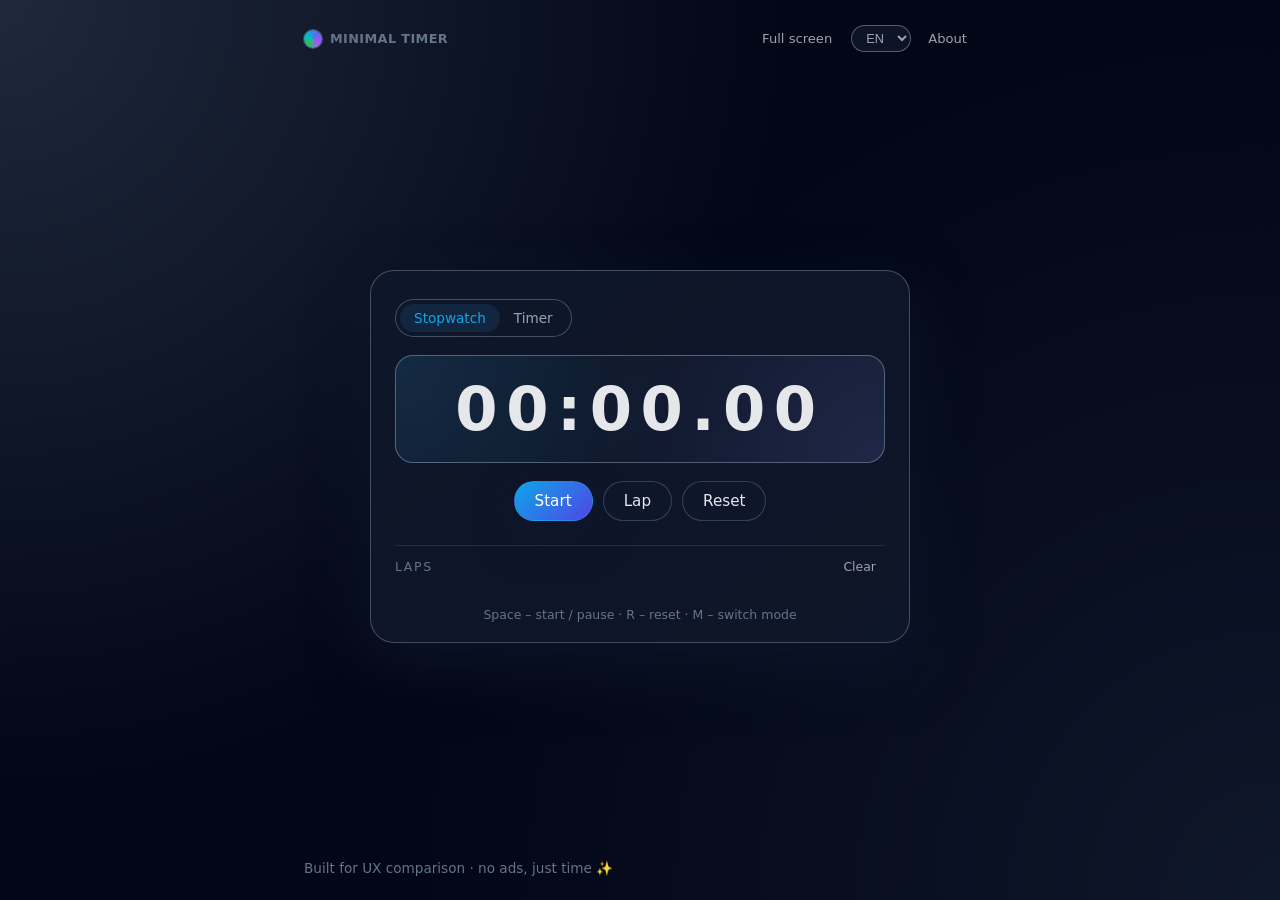
<file: index.html>
<!DOCTYPE html>
<html lang="en">
<head>
    <meta charset="UTF-8" />
    <title>Minimal Timer</title>
    <meta name="viewport" content="width=device-width, initial-scale=1" />
    <link rel="stylesheet" href="style.css" />
    <script src="script.js" defer></script>
</head>
<body class="mode-stopwatch">
    <div class="app-shell">
        <header class="app-header">
            <div class="brand">
                <span class="brand-mark"></span>
                <span class="brand-name" data-i18n="app-title">Minimal Timer</span>
            </div>
            <div class="header-actions">
                <button
                    class="ghost-button"
                    id="fullscreen-btn"
                    type="button"
                    data-i18n="fullscreen-enter"
                >
                    Full screen
                </button>
                <select
                    id="language-select"
                    class="language-select"
                    aria-label="Language"
                >
                    <option value="en">EN</option>
                    <option value="cs">CZ</option>
                    <option value="sk">SK</option>
                    <option value="de">DE</option>
                </select>
                <a href="about.html" class="ghost-link" data-i18n="about-link">
                    About
                </a>
            </div>
        </header>

        <main class="app-main">
            <section class="timer-card" aria-label="Timer">
                <div class="mode-toggle" role="tablist">
                    <button
                        class="mode-button active"
                        data-mode="stopwatch"
                        role="tab"
                        aria-selected="true"
                        data-i18n="stopwatch-label"
                    >
                        Stopwatch
                    </button>
                    <button
                        class="mode-button"
                        data-mode="timer"
                        role="tab"
                        aria-selected="false"
                        data-i18n="timer-label"
                    >
                        Timer
                    </button>
                </div>

                <!-- DISPLAY + +/- TLAČÍTKA V JEDNOM ŘÁDKU -->
                <div class="time-row">
                    <div class="time-display" id="time-display" aria-live="polite">
                        00:00.0
                    </div>

                    <div class="timer-adjust" id="timer-adjust">
                        <button
                            class="secondary-button subtle"
                            id="plus-minute-btn"
                            type="button"
                            data-i18n="plus-minute"
                        >
                            + 1 min
                        </button>
                        <button
                            class="secondary-button subtle"
                            id="minus-minute-btn"
                            type="button"
                            data-i18n="minus-minute"
                        >
                            − 1 min
                        </button>
                    </div>
                </div>

                <div class="timer-inputs" id="timer-inputs">
                    <label class="timer-input">
                        <span
                            class="timer-input-label"
                            data-i18n="hours-label"
                        >Hours</span>
                        <input
                            id="hours-input"
                            type="number"
                            min="0"
                            max="99"
                            inputmode="numeric"
                        />
                    </label>
                    <label class="timer-input">
                        <span
                            class="timer-input-label"
                            data-i18n="minutes-label"
                        >Minutes</span>
                        <input
                            id="minutes-input"
                            type="number"
                            min="0"
                            max="999"
                            inputmode="numeric"
                        />
                    </label>
                    <label class="timer-input">
                        <span
                            class="timer-input-label"
                            data-i18n="seconds-label"
                        >Seconds</span>
                        <input
                            id="seconds-input"
                            type="number"
                            min="0"
                            max="59"
                            inputmode="numeric"
                        />
                    </label>
                    <button
                        class="primary-outline-button"
                        id="set-timer-btn"
                        type="button"
                        data-i18n="set-time"
                    >
                        Set time
                    </button>
                </div>

                <div class="timer-presets" id="timer-presets">
                    <span
                        class="timer-presets-label"
                        data-i18n="presets-label"
                    >
                        Quick start:
                    </span>
                    <div class="timer-presets-buttons">
                        <button
                            class="chip-button"
                            data-preset-mins="3"
                        >
                            3 min
                        </button>
                        <button
                            class="chip-button"
                            data-preset-mins="5"
                        >
                            5 min
                        </button>
                        <button
                            class="chip-button"
                            data-preset-mins="15"
                        >
                            15 min
                        </button>
                        <button
                            class="chip-button"
                            data-preset-mins="25"
                        >
                            25 min
                        </button>
                        <button
                            class="chip-button"
                            data-preset-mins="30"
                        >
                            30 min
                        </button>
                        <button
                            class="chip-button"
                            data-preset-mins="45"
                        >
                            45 min
                        </button>
                        <button
                            class="chip-button"
                            data-preset-mins="60"
                        >
                            60 min
                        </button>
                    </div>
                </div>

                <div class="controls">
                    <button
                        class="primary-button"
                        id="primary-action-btn"
                        type="button"
                        data-i18n="start"
                    >
                        Start
                    </button>
                    <button
                        class="secondary-button"
                        id="lap-btn"
                        type="button"
                        data-i18n="lap"
                    >
                        Lap
                    </button>
                    <button
                        class="secondary-button"
                        id="reset-btn"
                        type="button"
                        data-i18n="reset"
                    >
                        Reset
                    </button>
                </div>

                <div class="laps" id="laps-container" aria-label="Lap times">
                    <div class="laps-header">
                        <span
                            class="laps-title"
                            data-i18n="laps-title"
                        >Laps</span>
                        <button
                            class="ghost-button small"
                            id="clear-laps-btn"
                            type="button"
                            data-i18n="laps-clear"
                        >
                            Clear
                        </button>
                    </div>
                    <ol class="laps-list" id="laps-list"></ol>
                </div>

                <p class="hint" data-i18n="hint">
                    Space – start / pause · R – reset · M – switch mode
                </p>
            </section>
        </main>

        <footer class="app-footer">
            <span>Built for UX comparison · no ads, just time ✨</span>
        </footer>
    </div>
</body>
</html>
</file>
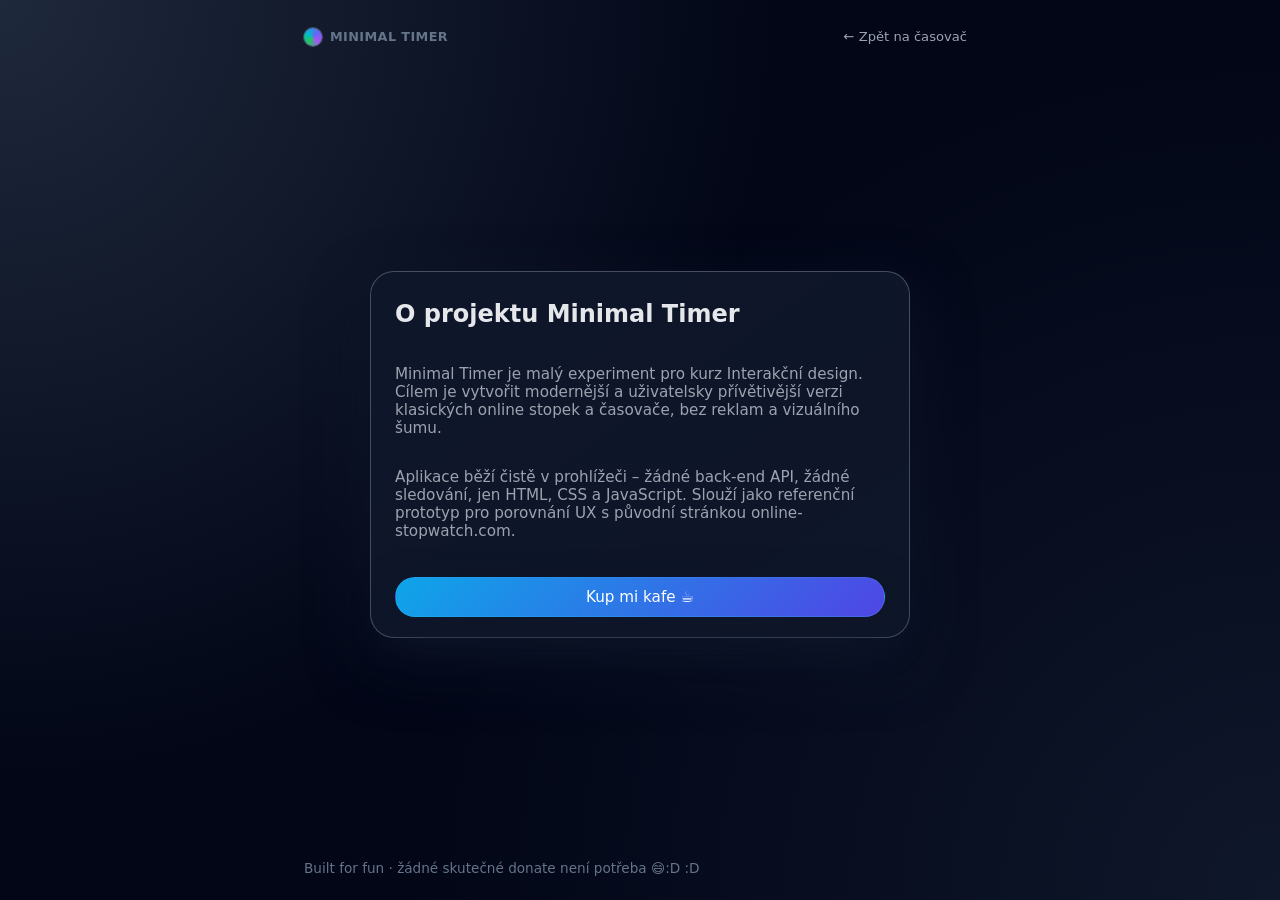
<file: about.html>
<!DOCTYPE html>
<html lang="cs">
<head>
    <meta charset="UTF-8" />
    <title>Minimal Timer · O aplikaci</title>
    <meta name="viewport" content="width=device-width, initial-scale=1" />
    <link rel="stylesheet" href="style.css" />
</head>
<body>
    <div class="app-shell">
        <header class="app-header">
            <div class="brand">
                <span class="brand-mark"></span>
                <span class="brand-name">Minimal Timer</span>
            </div>
            <a href="index.html" class="ghost-link">← Zpět na časovač</a>
        </header>

        <main class="app-main">
            <section class="timer-card" aria-labelledby="about-heading">
                <h1 id="about-heading" style="margin-top: 0; margin-bottom: 0.8rem;">
                    O projektu Minimal Timer
                </h1>
                <p style="margin-top: 0.4rem; margin-bottom: 0.8rem; color: #9ca3af; font-size: 0.95rem;">
                    Minimal Timer je malý experiment pro kurz Interakční design.
                    Cílem je vytvořit modernější a uživatelsky přívětivější verzi
                    klasických online stopek a časovače, bez reklam a vizuálního šumu.
                </p>
                <p style="margin-top: 0; margin-bottom: 1.2rem; color: #9ca3af; font-size: 0.95rem;">
                    Aplikace běží čistě v prohlížeči – žádné back-end API, žádné sledování,
                    jen HTML, CSS a JavaScript. Slouží jako referenční prototyp pro
                    porovnání UX s původní stránkou online-stopwatch.com.
                </p>

                <button
                    class="primary-button"
                    type="button"
                    onclick="window.open('https://www.youtube.com/watch?v=dQw4w9WgXcQ', '_blank')"
                >
                    Kup mi kafe ☕
                </button>
            </section>
        </main>

        <footer class="app-footer">
            <span>Built for fun · žádné skutečné donate není potřeba 😄:D :D </span>
        </footer>
    </div>
</body>
</html>
</file>
<file: style.css>
:root {
    --bg: #020617;
    --bg-elevated: #020617;
    --bg-elevated-soft: rgba(15, 23, 42, 0.9);
    --border-subtle: rgba(148, 163, 184, 0.3);
    --accent: #38bdf8;
    --accent-soft: rgba(56, 189, 248, 0.1);
    --accent-strong: #0ea5e9;
    --text-main: #e5e7eb;
    --text-soft: #9ca3af;
    --text-muted: #64748b;
    --danger: #f97373;
    --radius-xl: 24px;
    --radius-l: 999px;
    --shadow-strong: 0 24px 60px rgba(15, 23, 42, 0.8);
    --shadow-soft: 0 18px 40px rgba(15, 23, 42, 0.7);
}

*,
*::before,
*::after {
    box-sizing: border-box;
}

html,
body {
    margin: 0;
    padding: 0;
}

body {
    min-height: 100vh;
    font-family: system-ui, -apple-system, BlinkMacSystemFont, "SF Pro Text",
        "Segoe UI", sans-serif;
    color: var(--text-main);
    background:
        radial-gradient(circle at top left, #1e293b 0, transparent 50%),
        radial-gradient(circle at bottom right, #0f172a 0, transparent 55%),
        var(--bg);
    display: flex;
    align-items: stretch;
    justify-content: center;
}

.app-shell {
    max-width: 720px;
    width: 100%;
    padding: 24px;
    display: flex;
    flex-direction: column;
    gap: 20px;
}

/* HEADER / FOOTER */

.app-header,
.app-footer {
    display: flex;
    align-items: center;
    justify-content: space-between;
    gap: 12px;
    font-size: 0.85rem;
    color: var(--text-muted);
}

.brand {
    display: inline-flex;
    align-items: center;
    gap: 0.5rem;
    font-weight: 600;
    letter-spacing: 0.03em;
    text-transform: uppercase;
    font-size: 0.8rem;
}

.brand-mark {
    width: 18px;
    height: 18px;
    border-radius: 999px;
    background: conic-gradient(
        from 220deg,
        #22c55e,
        #06b6d4,
        #6366f1,
        #a855f7,
        #22c55e
    );
    box-shadow: 0 0 0 1px rgba(148, 163, 184, 0.4);
}

.header-actions {
    display: inline-flex;
    align-items: center;
    gap: 8px;
}

.language-select {
    border-radius: 999px;
    border: 1px solid rgba(148, 163, 184, 0.5);
    background: rgba(15, 23, 42, 0.9);
    color: var(--text-soft);
    font-size: 0.8rem;
    padding: 4px 10px;
    outline: none;
}

.language-select:focus-visible {
    border-color: var(--accent-strong);
    box-shadow: 0 0 0 1px rgba(56, 189, 248, 0.5);
}

.ghost-link {
    font-size: 0.82rem;
    color: var(--text-soft);
    text-decoration: none;
    padding: 4px 8px;
    border-radius: 999px;
    border: 1px solid transparent;
}

.ghost-link:hover {
    color: var(--text-main);
    border-color: rgba(148, 163, 184, 0.5);
}

.app-main {
    flex: 1;
    display: flex;
    align-items: center;
    justify-content: center;
}

/* CARD */

.timer-card {
    width: 100%;
    max-width: 540px;
    padding: 28px 24px 20px;
    border-radius: var(--radius-xl);
    background:
        linear-gradient(
            145deg,
            rgba(15, 23, 42, 0.96),
            rgba(15, 23, 42, 0.9)
        ),
        var(--bg-elevated);
    box-shadow: var(--shadow-strong);
    border: 1px solid rgba(148, 163, 184, 0.4);
    display: flex;
    flex-direction: column;
    gap: 18px;
}

/* MODE TOGGLE */

.mode-toggle {
    display: inline-flex;
    padding: 4px;
    border-radius: 999px;
    background: rgba(15, 23, 42, 0.9);
    border: 1px solid rgba(148, 163, 184, 0.4);
    align-self: flex-start;
}

.mode-button {
    border: none;
    background: transparent;
    color: var(--text-soft);
    padding: 6px 14px;
    border-radius: 999px;
    font-size: 0.85rem;
    font-weight: 500;
    cursor: pointer;
    transition:
        background 160ms ease,
        color 160ms ease,
        transform 80ms ease;
}

.mode-button:hover {
    background: rgba(30, 64, 175, 0.3);
    color: var(--text-main);
}

.mode-button.active {
    background: var(--accent-soft);
    color: var(--accent-strong);
}

/* DISPLAY ROW */

.time-row {
    display: flex;
    align-items: center;
    gap: 10px;
}

/* TIME DISPLAY */

.time-display {
    --progress-angle: 360deg;

    position: relative;
    flex: 1;
    font-feature-settings: "tnum" 1, "ss01" 1;
    font-variant-numeric: tabular-nums;
    font-size: clamp(3.1rem, 6.2vw, 3.8rem);
    font-weight: 600;
    letter-spacing: 0.14em;
    text-align: center;
    padding: 18px 12px;
    border-radius: 18px;
    background: radial-gradient(
            circle at top left,
            rgba(56, 189, 248, 0.12),
            transparent 56%
        ),
        radial-gradient(
            circle at bottom right,
            rgba(129, 140, 248, 0.14),
            transparent 58%
        ),
        linear-gradient(
            145deg,
            rgba(15, 23, 42, 0.9),
            rgba(15, 23, 42, 1)
        );
    border: 1px solid rgba(148, 163, 184, 0.5);
    display: flex;
    justify-content: center;
    align-items: center;
    overflow: visible;
}

/* Progress ring – animovaný odpočet */
.time-display::before {
    content: "";
    position: absolute;
    inset: -5px;
    border-radius: inherit;
    background: conic-gradient(
        var(--accent-strong) var(--progress-angle),
        rgba(30, 64, 175, 0.3) 0
    );
    z-index: -1;
    opacity: 0;
    transition: opacity 200ms ease-out;
}

/* aktivní jen v režimu časovače */
body.mode-timer .time-display::before {
    opacity: 1;
}

body.mode-timer .time-display {
    letter-spacing: 0.16em;
}

/* TIMER INPUTS */

.timer-inputs {
    display: flex;
    align-items: flex-end;
    gap: 10px;
    margin-top: 2px;
}

body:not(.mode-timer) .timer-inputs {
    display: none;
}

.timer-input {
    flex: 1;
    display: flex;
    flex-direction: column;
    gap: 6px;
}

.timer-input-label {
    font-size: 0.76rem;
    text-transform: uppercase;
    letter-spacing: 0.13em;
    color: var(--text-muted);
}

.timer-input input {
    width: 100%;
    border-radius: 14px;
    border: 1px solid var(--border-subtle);
    background: rgba(15, 23, 42, 0.9);
    color: var(--text-main);
    padding: 8px 10px 7px;
    font-size: 0.92rem;
    font-variant-numeric: tabular-nums;
    outline: none;
    -moz-appearance: textfield;
}

.timer-input input:focus-visible {
    border-color: var(--accent-strong);
    box-shadow: 0 0 0 1px rgba(56, 189, 248, 0.5);
}

.timer-input input::-webkit-outer-spin-button,
.timer-input input::-webkit-inner-spin-button {
    -webkit-appearance: none;
    margin: 0;
}

/* PRESETS & ADJUST */

.timer-presets {
    display: flex;
    flex-direction: column;
    gap: 6px;
}

body:not(.mode-timer) .timer-presets {
    display: none;
}

.timer-presets-label {
    font-size: 0.76rem;
    text-transform: uppercase;
    letter-spacing: 0.13em;
    color: var(--text-muted);
}

.timer-presets-buttons {
    display: flex;
    flex-wrap: wrap;
    gap: 6px;
}

.chip-button {
    border-radius: 999px;
    border: 1px solid rgba(148, 163, 184, 0.6);
    background: rgba(15, 23, 42, 0.9);
    color: var(--text-soft);
    padding: 5px 10px;
    font-size: 0.8rem;
    cursor: pointer;
    transition:
        background 120ms ease,
        color 120ms ease,
        border-color 120ms ease,
        transform 60ms ease;
}

.chip-button:hover {
    background: var(--accent-soft);
    color: var(--accent-strong);
    border-color: rgba(56, 189, 248, 0.9);
}

/* + / − MINUTY – vedle displeje */

.timer-adjust {
    display: flex;
    flex-direction: column;
    gap: 6px;
}

body:not(.mode-timer) .timer-adjust {
    display: none;
}

.timer-adjust .secondary-button.subtle {
    min-width: 0;
    padding-inline: 10px;
    font-size: 0.78rem;
}

/* BUTTONS */

button {
    font-family: inherit;
}

.primary-button,
.secondary-button,
.primary-outline-button,
.ghost-button {
    border-radius: var(--radius-l);
    border: none;
    cursor: pointer;
    font-size: 0.95rem;
    font-weight: 500;
    padding: 10px 20px;
    display: inline-flex;
    align-items: center;
    justify-content: center;
    gap: 0.35rem;
    transition:
        transform 80ms ease,
        box-shadow 120ms ease,
        background-color 120ms ease,
        color 120ms ease,
        border-color 120ms ease;
}

.primary-button {
    background: linear-gradient(135deg, var(--accent-strong), #4f46e5);
    color: white;
    box-shadow: var(--shadow-soft);
    border: 1px solid rgba(56, 189, 248, 0.2);
}

.primary-button:hover {
    transform: translateY(-1px);
    box-shadow: 0 18px 45px rgba(37, 99, 235, 0.6);
}

.primary-button:active {
    transform: translateY(0px) scale(0.99);
    box-shadow: var(--shadow-soft);
}

.secondary-button {
    background: rgba(15, 23, 42, 0.9);
    color: var(--text-main);
    border: 1px solid var(--border-subtle);
}

.secondary-button:hover {
    background: rgba(30, 64, 175, 0.35);
    border-color: rgba(148, 163, 184, 0.6);
}

.secondary-button.subtle {
    padding-inline: 14px;
    font-size: 0.85rem;
}

.primary-outline-button {
    background: rgba(15, 23, 42, 0.9);
    color: var(--accent-strong);
    border: 1px solid rgba(56, 189, 248, 0.7);
    padding-inline: 16px;
    white-space: nowrap;
}

.primary-outline-button:hover {
    background: var(--accent-soft);
}

.ghost-button {
    background: transparent;
    color: var(--text-soft);
    border-radius: 999px;
    border: 1px solid transparent;
    padding: 6px 10px;
    font-size: 0.82rem;
}

.ghost-button.small {
    padding: 4px 8px;
    font-size: 0.78rem;
}

.ghost-button:hover {
    border-color: rgba(148, 163, 184, 0.5);
    color: var(--text-main);
}

.controls {
    display: flex;
    flex-wrap: wrap;
    gap: 10px;
    justify-content: center;
}

/* LAP BUTTON VISIBILITY */

body.mode-timer #lap-btn,
body.mode-timer #laps-container {
    display: none;
}

/* LAPS */

.laps {
    margin-top: 6px;
    padding-top: 8px;
    border-top: 1px solid rgba(30, 64, 175, 0.5);
    display: flex;
    flex-direction: column;
    gap: 6px;
}

.laps-header {
    display: flex;
    align-items: center;
    justify-content: space-between;
    gap: 6px;
}

.laps-title {
    font-size: 0.78rem;
    text-transform: uppercase;
    letter-spacing: 0.13em;
    color: var(--text-muted);
}

.laps-list {
    margin: 0;
    padding-left: 1.1rem;
    display: flex;
    flex-direction: column;
    gap: 2px;
    max-height: 140px;
    overflow-y: auto;
    font-size: 0.85rem;
}

.laps-list li {
    display: flex;
    justify-content: space-between;
    gap: 10px;
    color: var(--text-soft);
}

.lap-label {
    opacity: 0.85;
}

.lap-time-total {
    color: var(--text-main);
    font-variant-numeric: tabular-nums;
}

/* HINT */

.hint {
    margin: 0;
    margin-top: 4px;
    font-size: 0.78rem;
    color: var(--text-muted);
    text-align: center;
}

/* FINISH FLASH */

.timer-card.finished-flash .time-display {
    animation: pulse-finish 900ms ease-out 1;
}

@keyframes pulse-finish {
    0% {
        box-shadow: 0 0 0 0 rgba(56, 189, 248, 0.6);
        border-color: var(--accent-strong);
    }
    100% {
        box-shadow: 0 0 0 28px rgba(56, 189, 248, 0);
        border-color: rgba(148, 163, 184, 0.6);
    }
}

/* RESPONSIVE */

@media (max-width: 640px) {
    .app-shell {
        padding: 16px;
    }

    .timer-card {
        padding: 22px 18px 18px;
        border-radius: 20px;
    }

    .controls {
        flex-direction: column;
    }

    .primary-button,
    .secondary-button {
        width: 100%;
    }

    .app-header,
    .app-footer {
        font-size: 0.8rem;
        flex-direction: column;
        align-items: flex-start;
    }

    .header-actions {
        align-self: stretch;
        justify-content: flex-start;
    }
}
</file>
